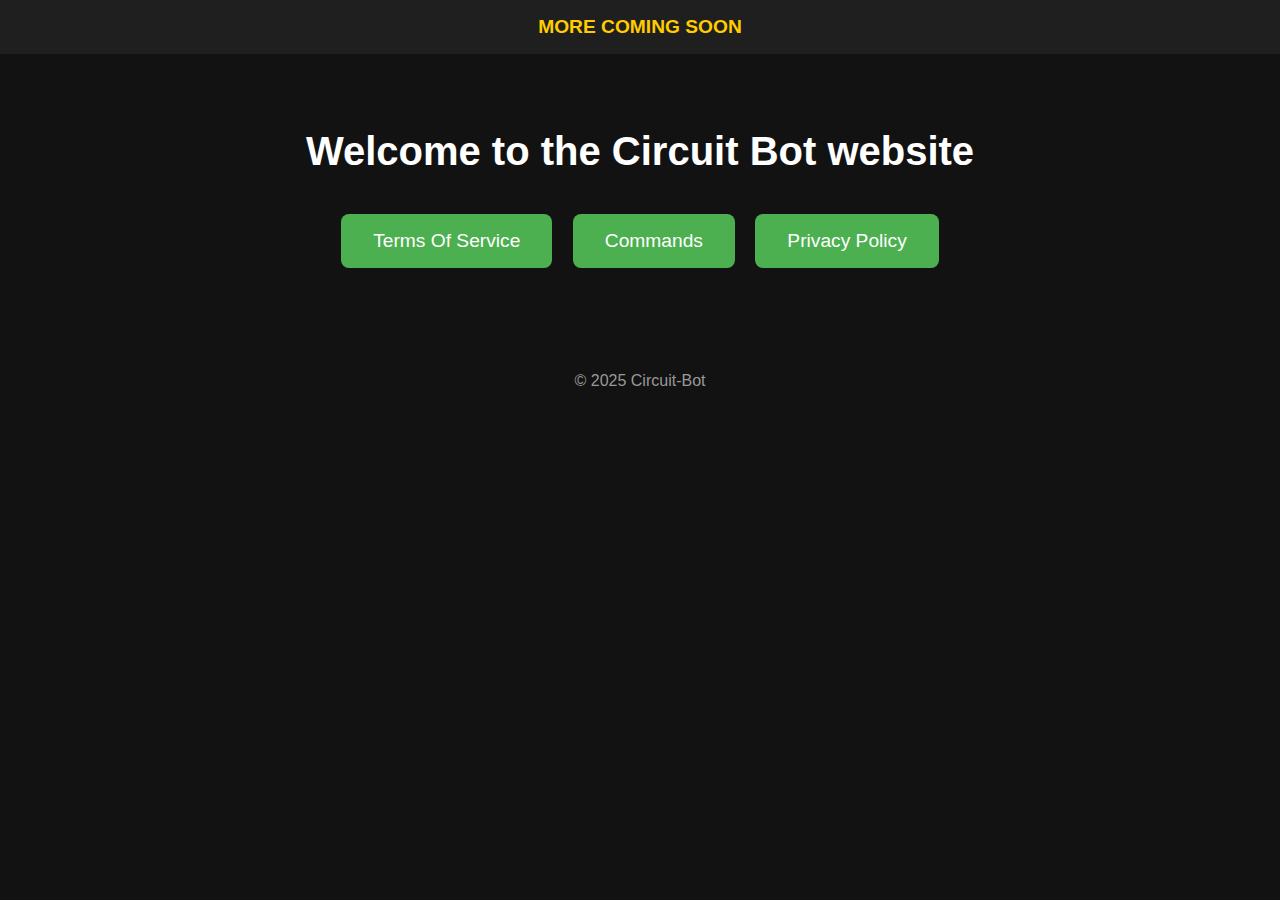
<file: index.html>
<!DOCTYPE html>
<html lang="en">
<head>
  <meta charset="UTF-8">
  <meta name="viewport" content="width=device-width, initial-scale=1.0">
  <title>Circuit Bot</title>
  <link rel="stylesheet" href="cursor.css">
  <style>
    body {
      font-family: Arial, sans-serif;
      text-align: center;
      margin: 0;
      padding: 0;
      background-color: #121212;
      color: #e0e0e0;
    }
    header {
      background: #1f1f1f;
      color: #ffcc00;
      padding: 1rem 0;
      font-weight: bold;
      font-size: 1.2rem;
    }
    main {
      padding: 3rem 1rem;
    }
    h1 {
      font-size: 2.5rem;
      margin-bottom: 2rem;
      color: #ffffff;
    }
    .btn {
      background: #4CAF50;
      color: white;
      padding: 1rem 2rem;
      text-decoration: none;
      font-size: 1.2rem;
      border-radius: 8px;
      margin: 0.5rem;
      display: inline-block;
      transition: 0.3s;
    }
    .btn:hover {
      background: #45a049;
    }
    footer {
      margin-top: 3rem;
      color: #999999;
    }
  </style>
</head>
<body>
  <header>MORE COMING SOON</header>
  <main>
    <h1>Welcome to the Circuit Bot website</h1>
    <a class="btn" href="tos.html">Terms Of Service</a>
    <a class="btn" href="commands.html">Commands</a>
    <a class="btn" href="privacy.html">Privacy Policy</a>
  </main>
  <footer>
    &copy; 2025 Circuit-Bot
  </footer>
</body>
</html>
</file>
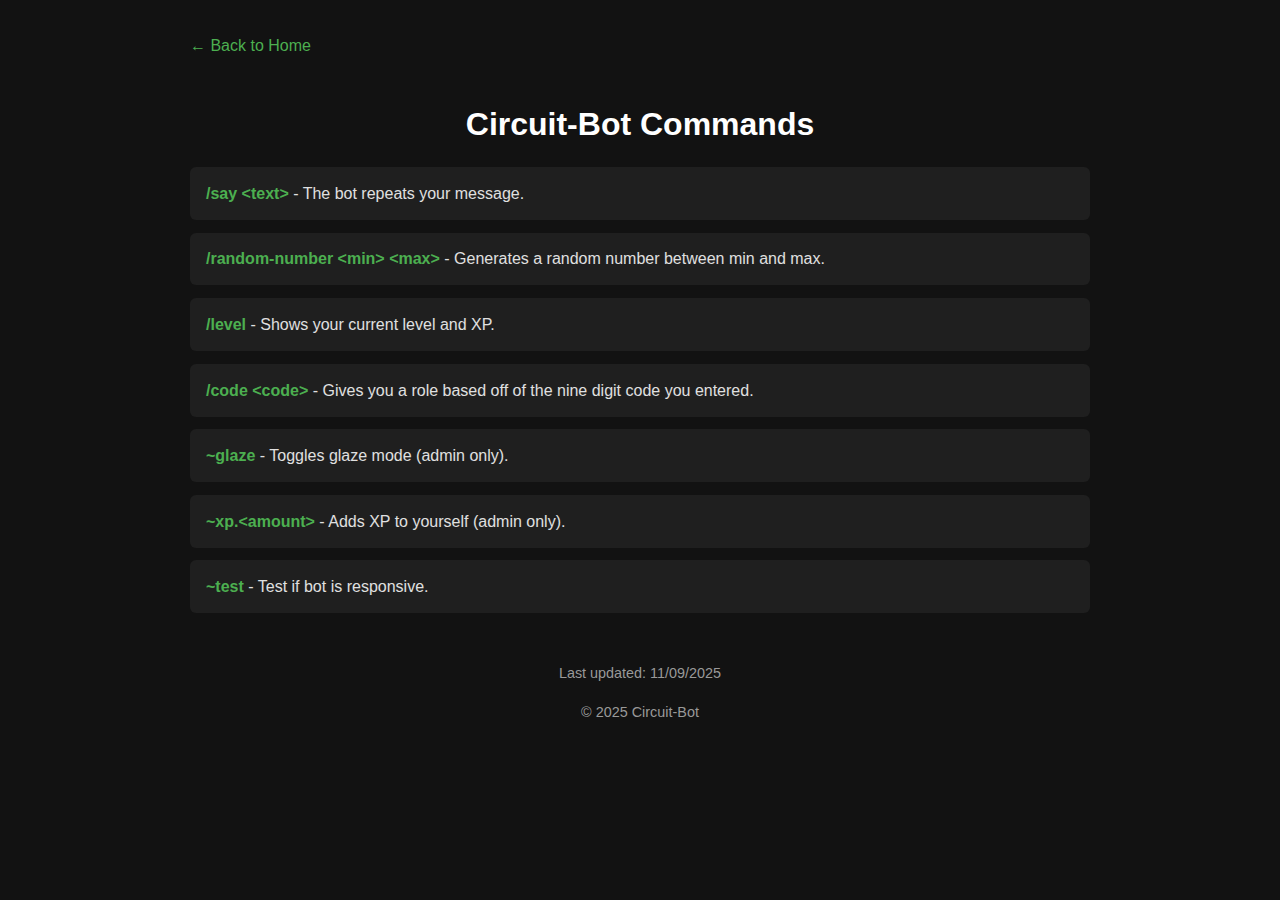
<file: commands.html>
<!DOCTYPE html>
<html lang="en">
<head>
  <meta charset="UTF-8">
  <meta name="viewport" content="width=device-width, initial-scale=1.0">
  <title>Commands</title>
  <link rel="stylesheet" href="cursor.css">
  <style>
    body {
      font-family: Arial, sans-serif;
      max-width: 900px;
      margin: auto;
      padding: 2rem;
      line-height: 1.7;
      background-color: #121212;
      color: #e0e0e0;
    }
    h1, h2 {
      text-align: center;
      margin-bottom: 1rem;
      color: #ffffff;
    }
    h2 {
      text-align: left;
      margin-top: 2rem;
      border-bottom: 1px solid #333;
      padding-bottom: 0.5rem;
    }
    section {
      margin-bottom: 1.5rem;
    }
    a {
      color: #4CAF50;
      text-decoration: none;
    }
    a:hover {
      text-decoration: underline;
    }
    a.back {
      display: inline-block;
      margin-bottom: 1rem;
      color: #4CAF50;
    }
    ul {
      list-style-type: none;
      padding-left: 0;
    }
    li {
      margin-bottom: 0.8rem;
      background: #1f1f1f;
      padding: 0.8rem 1rem;
      border-radius: 6px;
    }
    li span {
      font-weight: bold;
      color: #4CAF50;
    }
    footer {
      text-align: center;
      margin-top: 3rem;
      font-size: 0.9rem;
      color: #999999;
    }
  </style>
</head>
<body>
  <a class="back" href="index.html">&larr; Back to Home</a>
  <h1>Circuit-Bot Commands</h1>

  <section>
    <ul>
      <li><span>/say &lt;text&gt;</span> - The bot repeats your message.</li>
      <li><span>/random-number &lt;min&gt; &lt;max&gt;</span> - Generates a random number between min and max.</li>
      <li><span>/level</span> - Shows your current level and XP.</li>
      <li><span>/code &lt;code&gt;</span> - Gives you a role based off of the nine digit code you entered.</li>
      <li><span>~glaze</span> - Toggles glaze mode (admin only).</li>
      <li><span>~xp.&lt;amount&gt;</span> - Adds XP to yourself (admin only).</li>
      <li><span>~test</span> - Test if bot is responsive.</li>
      <!-- Add any other commands you want to list -->
    </ul>
  </section>

  <footer>
    <p>Last updated: 11/09/2025</p>
    <p>&copy; 2025 Circuit-Bot</p>
  </footer>
</body>
</html>
</file>
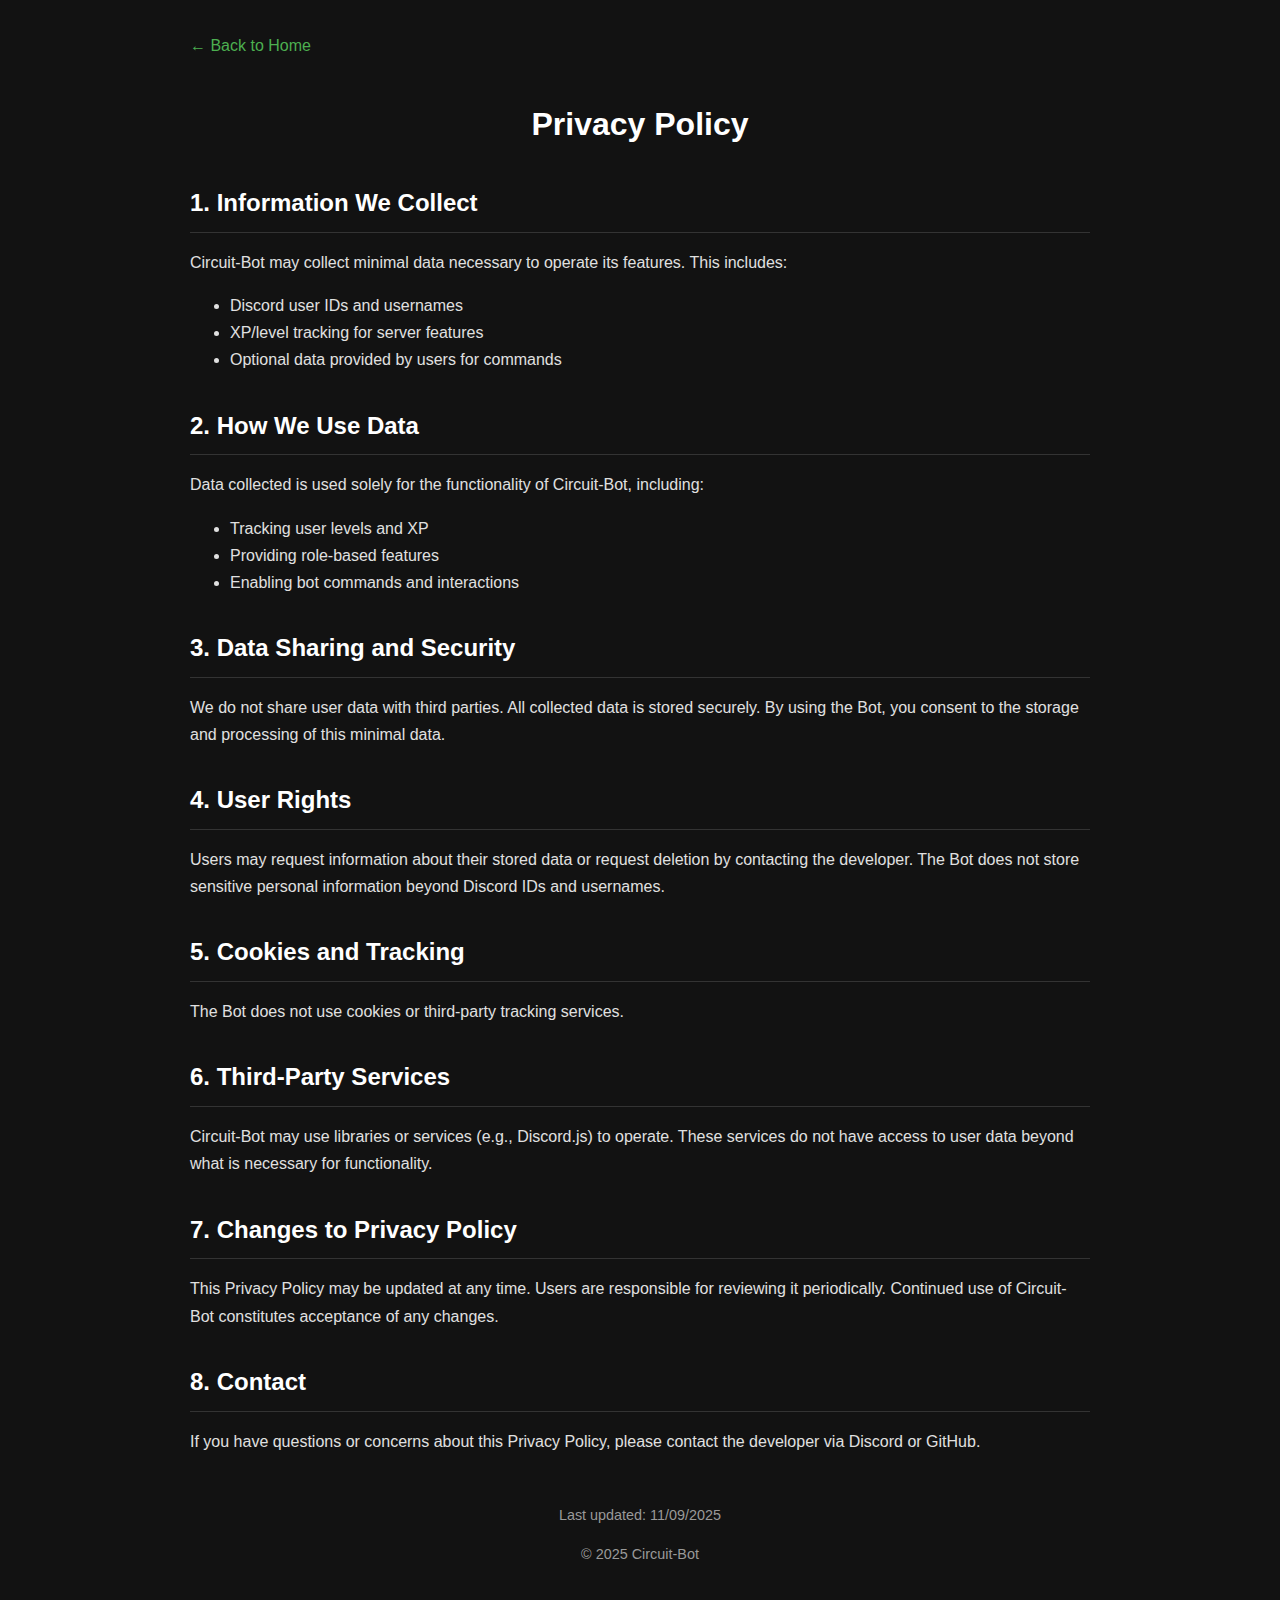
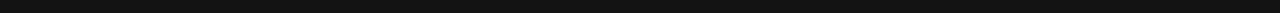
<file: privacy.html>
<!DOCTYPE html>
<html lang="en">
<head>
  <meta charset="UTF-8">
  <meta name="viewport" content="width=device-width, initial-scale=1.0">
  <title>Privacy Policy</title>
  <link rel="stylesheet" href="cursor.css">
  <style>
    body {
      font-family: Arial, sans-serif;
      max-width: 900px;
      margin: auto;
      padding: 2rem;
      line-height: 1.7;
      background-color: #121212;
      color: #e0e0e0;
    }
    h1, h2 {
      text-align: center;
      margin-bottom: 1rem;
      color: #ffffff;
    }
    h2 {
      text-align: left;
      margin-top: 2rem;
      border-bottom: 1px solid #333;
      padding-bottom: 0.5rem;
    }
    section {
      margin-bottom: 1.5rem;
    }
    a {
      color: #4CAF50;
      text-decoration: none;
    }
    a:hover {
      text-decoration: underline;
    }
    a.back {
      display: inline-block;
      margin-bottom: 1rem;
      color: #4CAF50;
    }
    footer {
      text-align: center;
      margin-top: 3rem;
      font-size: 0.9rem;
      color: #999999;
    }
  </style>
</head>
<body>
  <a class="back" href="index.html">&larr; Back to Home</a>
  <h1>Privacy Policy</h1>

  <section>
    <h2>1. Information We Collect</h2>
    <p>Circuit-Bot may collect minimal data necessary to operate its features. This includes:</p>
    <ul>
      <li>Discord user IDs and usernames</li>
      <li>XP/level tracking for server features</li>
      <li>Optional data provided by users for commands</li>
    </ul>
  </section>

  <section>
    <h2>2. How We Use Data</h2>
    <p>Data collected is used solely for the functionality of Circuit-Bot, including:</p>
    <ul>
      <li>Tracking user levels and XP</li>
      <li>Providing role-based features</li>
      <li>Enabling bot commands and interactions</li>
    </ul>
  </section>

  <section>
    <h2>3. Data Sharing and Security</h2>
    <p>We do not share user data with third parties. All collected data is stored securely. By using the Bot, you consent to the storage and processing of this minimal data.</p>
  </section>

  <section>
    <h2>4. User Rights</h2>
    <p>Users may request information about their stored data or request deletion by contacting the developer. The Bot does not store sensitive personal information beyond Discord IDs and usernames.</p>
  </section>

  <section>
    <h2>5. Cookies and Tracking</h2>
    <p>The Bot does not use cookies or third-party tracking services.</p>
  </section>

  <section>
    <h2>6. Third-Party Services</h2>
    <p>Circuit-Bot may use libraries or services (e.g., Discord.js) to operate. These services do not have access to user data beyond what is necessary for functionality.</p>
  </section>

  <section>
    <h2>7. Changes to Privacy Policy</h2>
    <p>This Privacy Policy may be updated at any time. Users are responsible for reviewing it periodically. Continued use of Circuit-Bot constitutes acceptance of any changes.</p>
  </section>

  <section>
    <h2>8. Contact</h2>
    <p>If you have questions or concerns about this Privacy Policy, please contact the developer via Discord or GitHub.</p>
  </section>

  <footer>
    <p>Last updated: 11/09/2025</p>
    <p>&copy; 2025 Circuit-Bot</p>
  </footer>
</body>
</html>
</file>
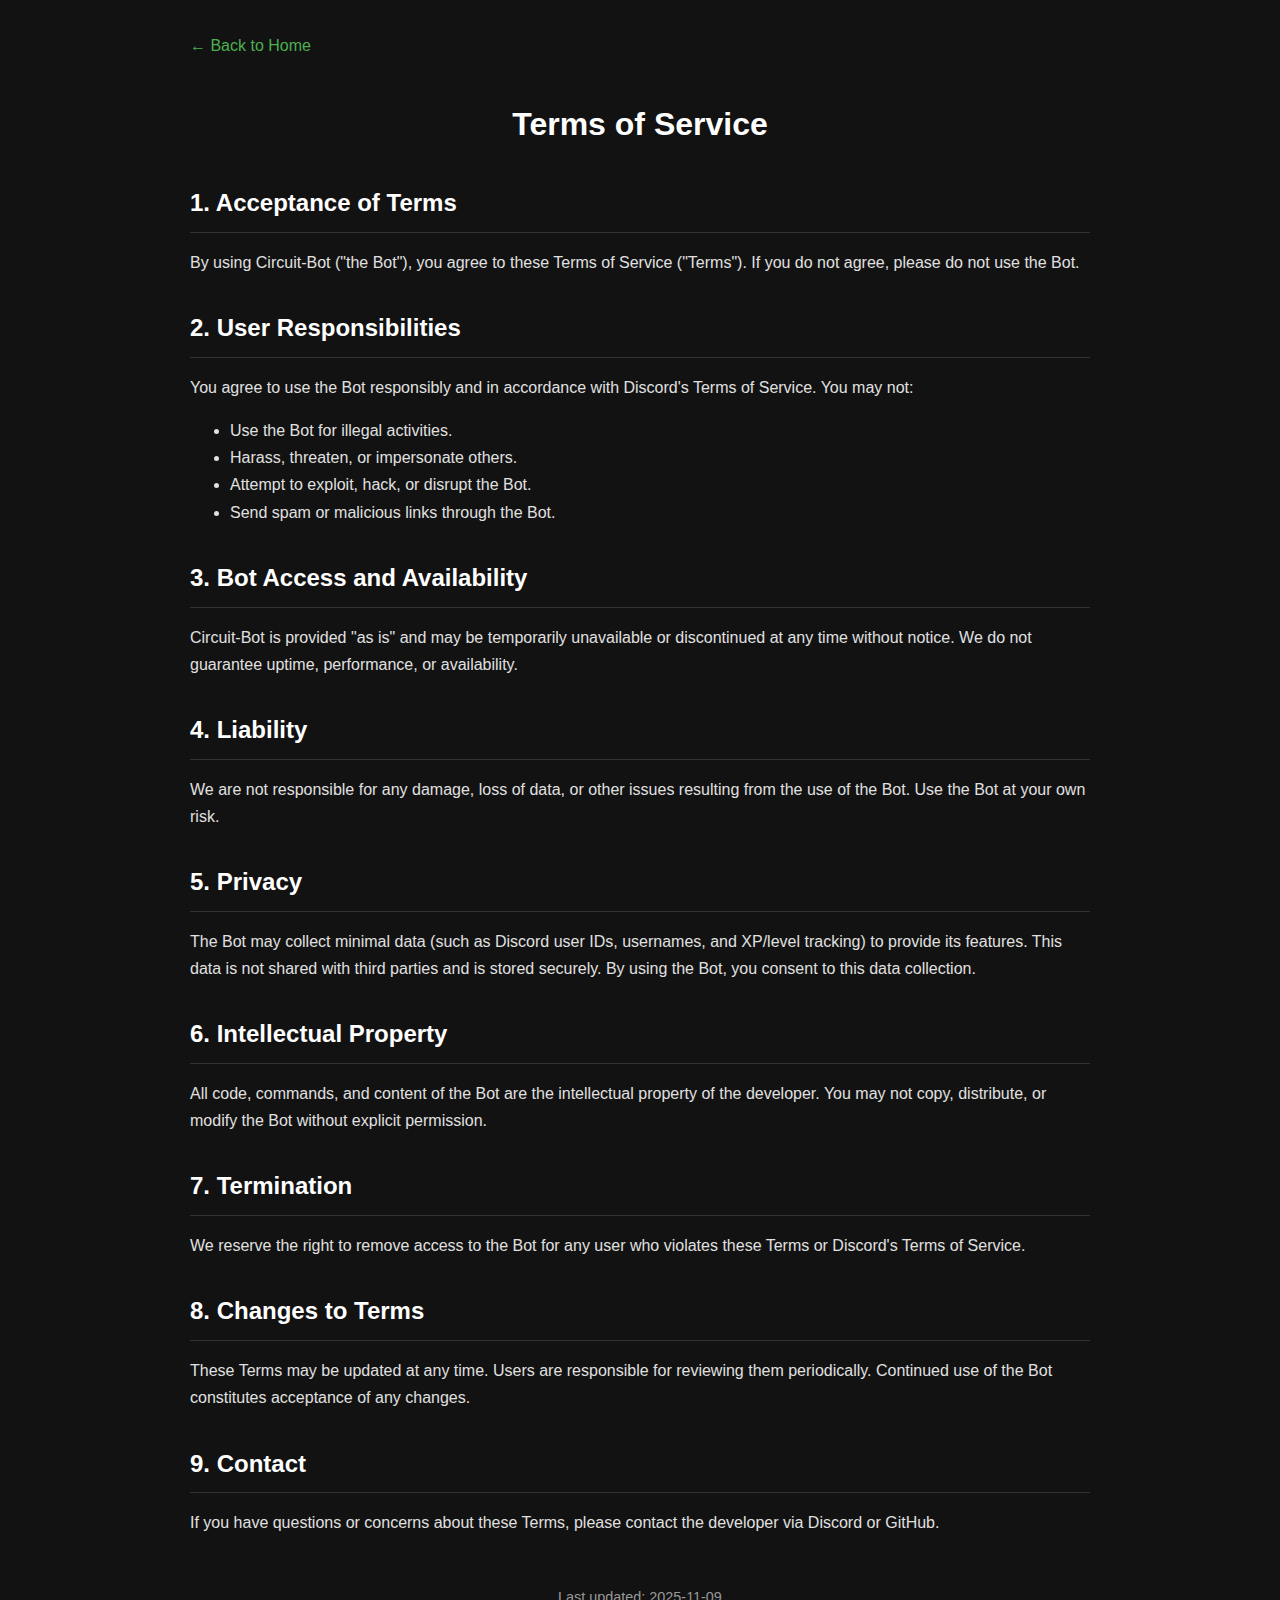
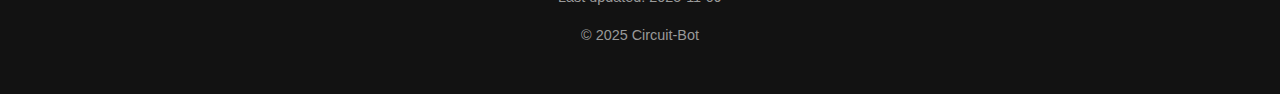
<file: tos.html>
<!DOCTYPE html>
<html lang="en">
<head>
  <meta charset="UTF-8">
  <meta name="viewport" content="width=device-width, initial-scale=1.0">
  <title>Terms of Service</title>
  <link rel="stylesheet" href="cursor.css">
  <style>
    body {
      font-family: Arial, sans-serif;
      max-width: 900px;
      margin: auto;
      padding: 2rem;
      line-height: 1.7;
      background-color: #121212;
      color: #e0e0e0;
    }
    h1, h2 {
      text-align: center;
      margin-bottom: 1rem;
      color: #ffffff;
    }
    h2 {
      text-align: left;
      margin-top: 2rem;
      border-bottom: 1px solid #333;
      padding-bottom: 0.5rem;
    }
    section {
      margin-bottom: 1.5rem;
    }
    a {
      color: #4CAF50;
      text-decoration: none;
    }
    a:hover {
      text-decoration: underline;
    }
    a.back {
      display: inline-block;
      margin-bottom: 1rem;
      color: #4CAF50;
    }
    footer {
      text-align: center;
      margin-top: 3rem;
      font-size: 0.9rem;
      color: #999999;
    }
  </style>
</head>
<body>
  <a class="back" href="index.html">&larr; Back to Home</a>
  <h1>Terms of Service</h1>

  <section>
    <h2>1. Acceptance of Terms</h2>
    <p>By using Circuit-Bot ("the Bot"), you agree to these Terms of Service ("Terms"). If you do not agree, please do not use the Bot.</p>
  </section>

  <section>
    <h2>2. User Responsibilities</h2>
    <p>You agree to use the Bot responsibly and in accordance with Discord's Terms of Service. You may not:</p>
    <ul>
      <li>Use the Bot for illegal activities.</li>
      <li>Harass, threaten, or impersonate others.</li>
      <li>Attempt to exploit, hack, or disrupt the Bot.</li>
      <li>Send spam or malicious links through the Bot.</li>
    </ul>
  </section>

  <section>
    <h2>3. Bot Access and Availability</h2>
    <p>Circuit-Bot is provided "as is" and may be temporarily unavailable or discontinued at any time without notice. We do not guarantee uptime, performance, or availability.</p>
  </section>

  <section>
    <h2>4. Liability</h2>
    <p>We are not responsible for any damage, loss of data, or other issues resulting from the use of the Bot. Use the Bot at your own risk.</p>
  </section>

  <section>
    <h2>5. Privacy</h2>
    <p>The Bot may collect minimal data (such as Discord user IDs, usernames, and XP/level tracking) to provide its features. This data is not shared with third parties and is stored securely. By using the Bot, you consent to this data collection.</p>
  </section>

  <section>
    <h2>6. Intellectual Property</h2>
    <p>All code, commands, and content of the Bot are the intellectual property of the developer. You may not copy, distribute, or modify the Bot without explicit permission.</p>
  </section>

  <section>
    <h2>7. Termination</h2>
    <p>We reserve the right to remove access to the Bot for any user who violates these Terms or Discord's Terms of Service.</p>
  </section>

  <section>
    <h2>8. Changes to Terms</h2>
    <p>These Terms may be updated at any time. Users are responsible for reviewing them periodically. Continued use of the Bot constitutes acceptance of any changes.</p>
  </section>

  <section>
    <h2>9. Contact</h2>
    <p>If you have questions or concerns about these Terms, please contact the developer via Discord or GitHub.</p>
  </section>

  <footer>
    <p>Last updated: 2025-11-09</p>
    <p>&copy; 2025 Circuit-Bot</p>
  </footer>
</body>
</html>
</file>
<file: cursor.css>
/* cursor.css */
body {
    cursor: url("http://www.rw-designer.com/cursor-extern.php?id=138601"), auto;
}
</file>
